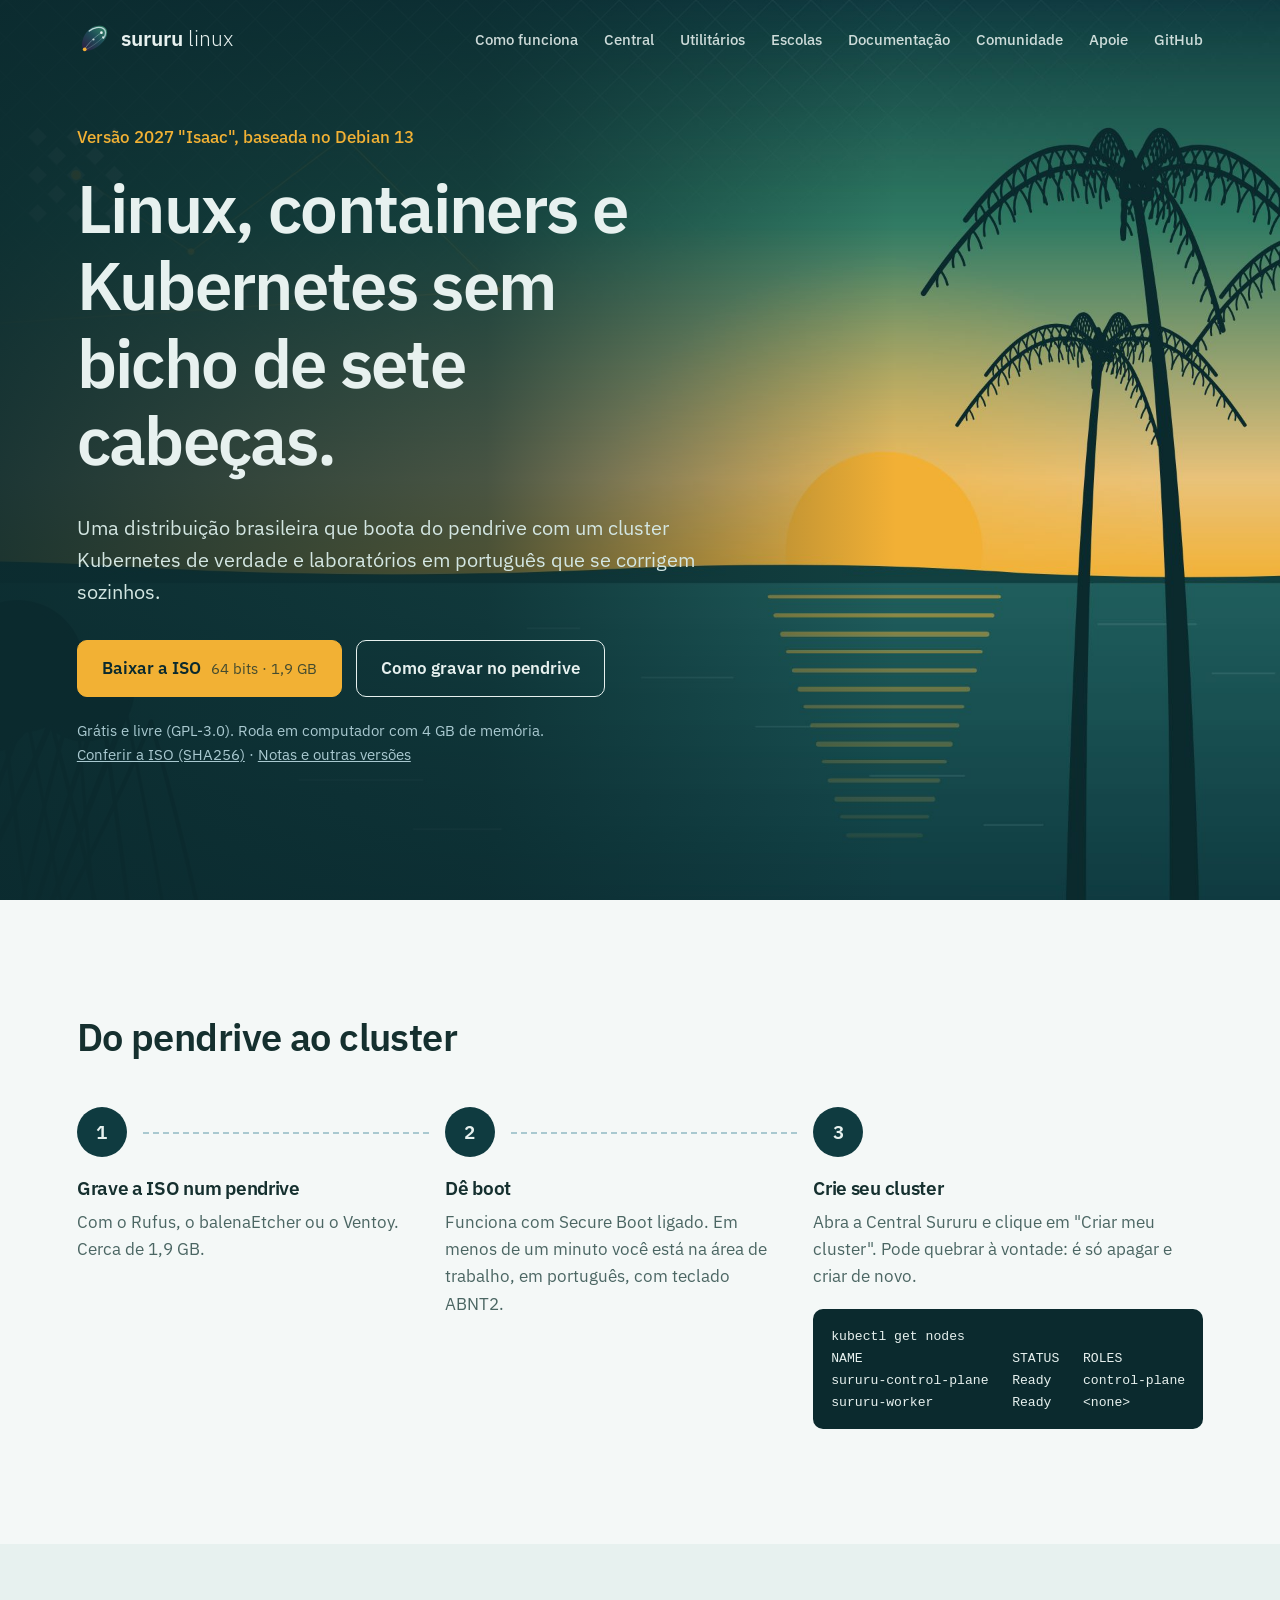
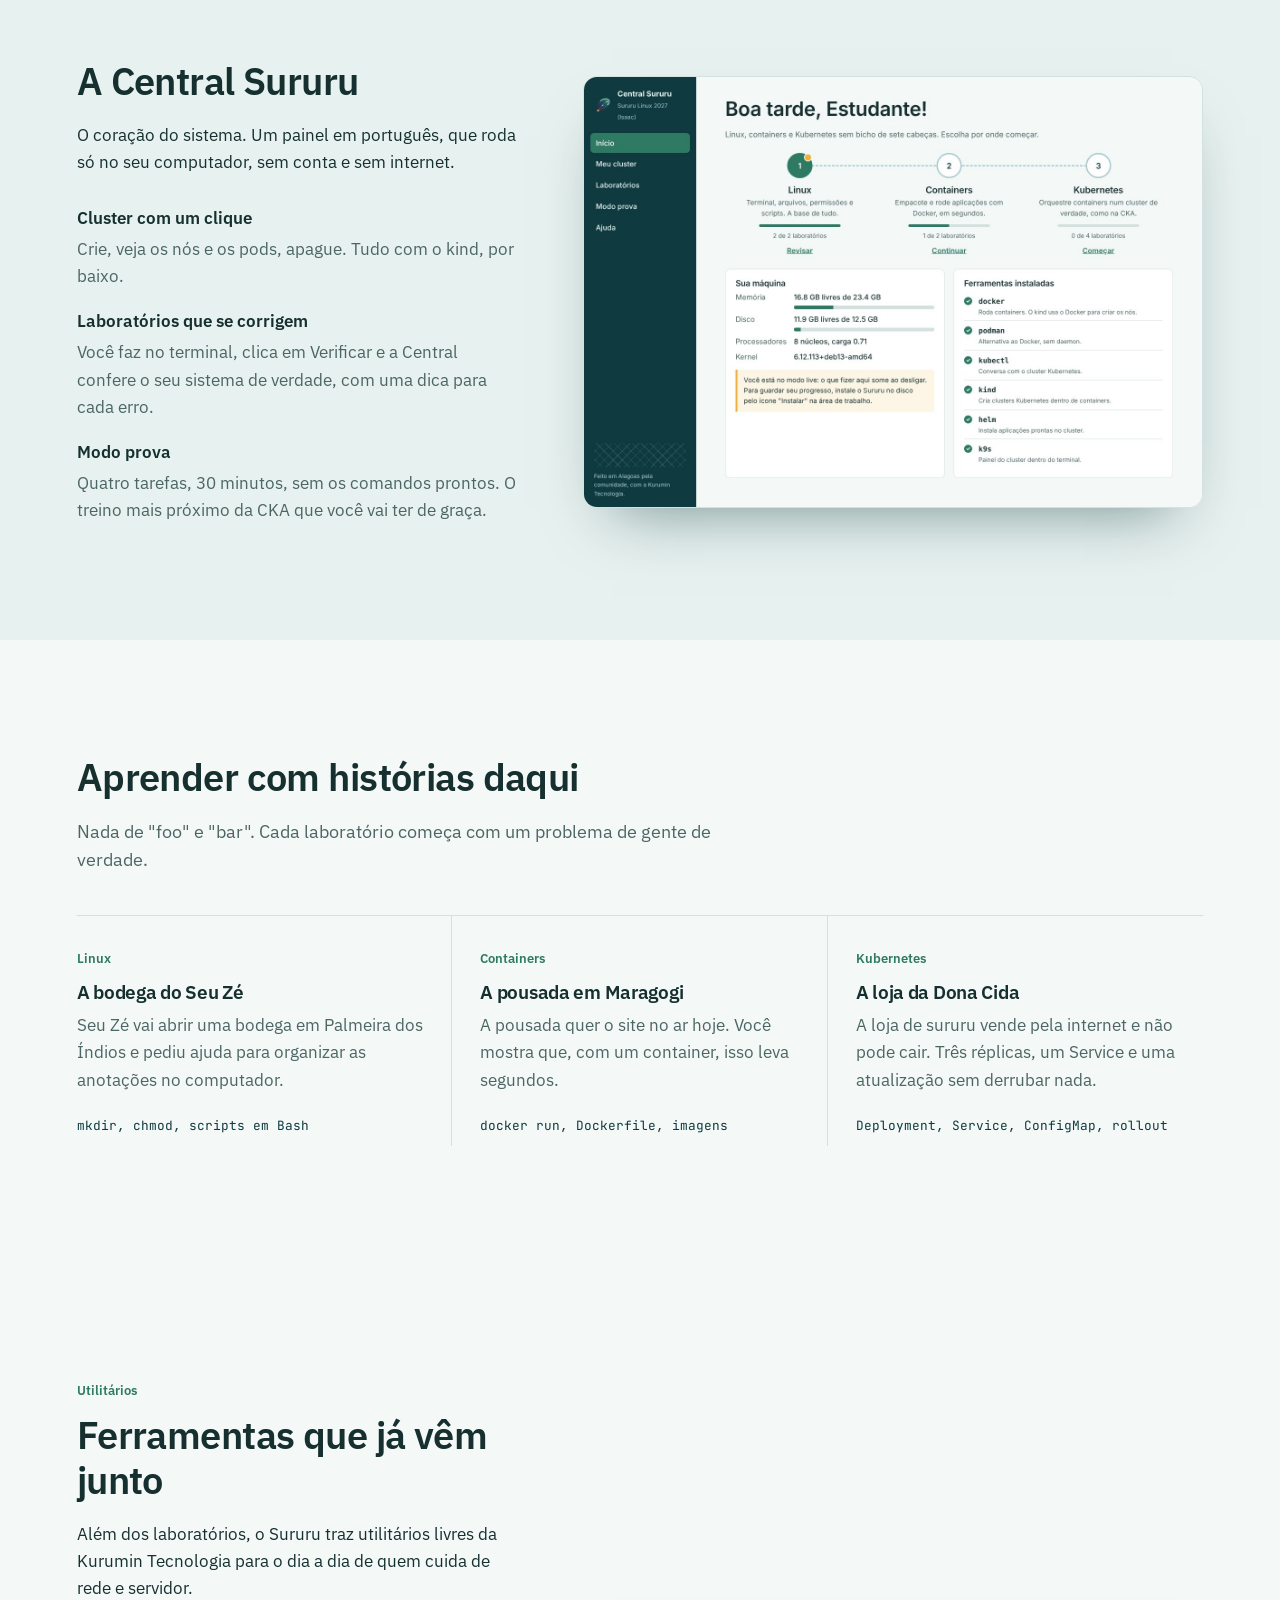
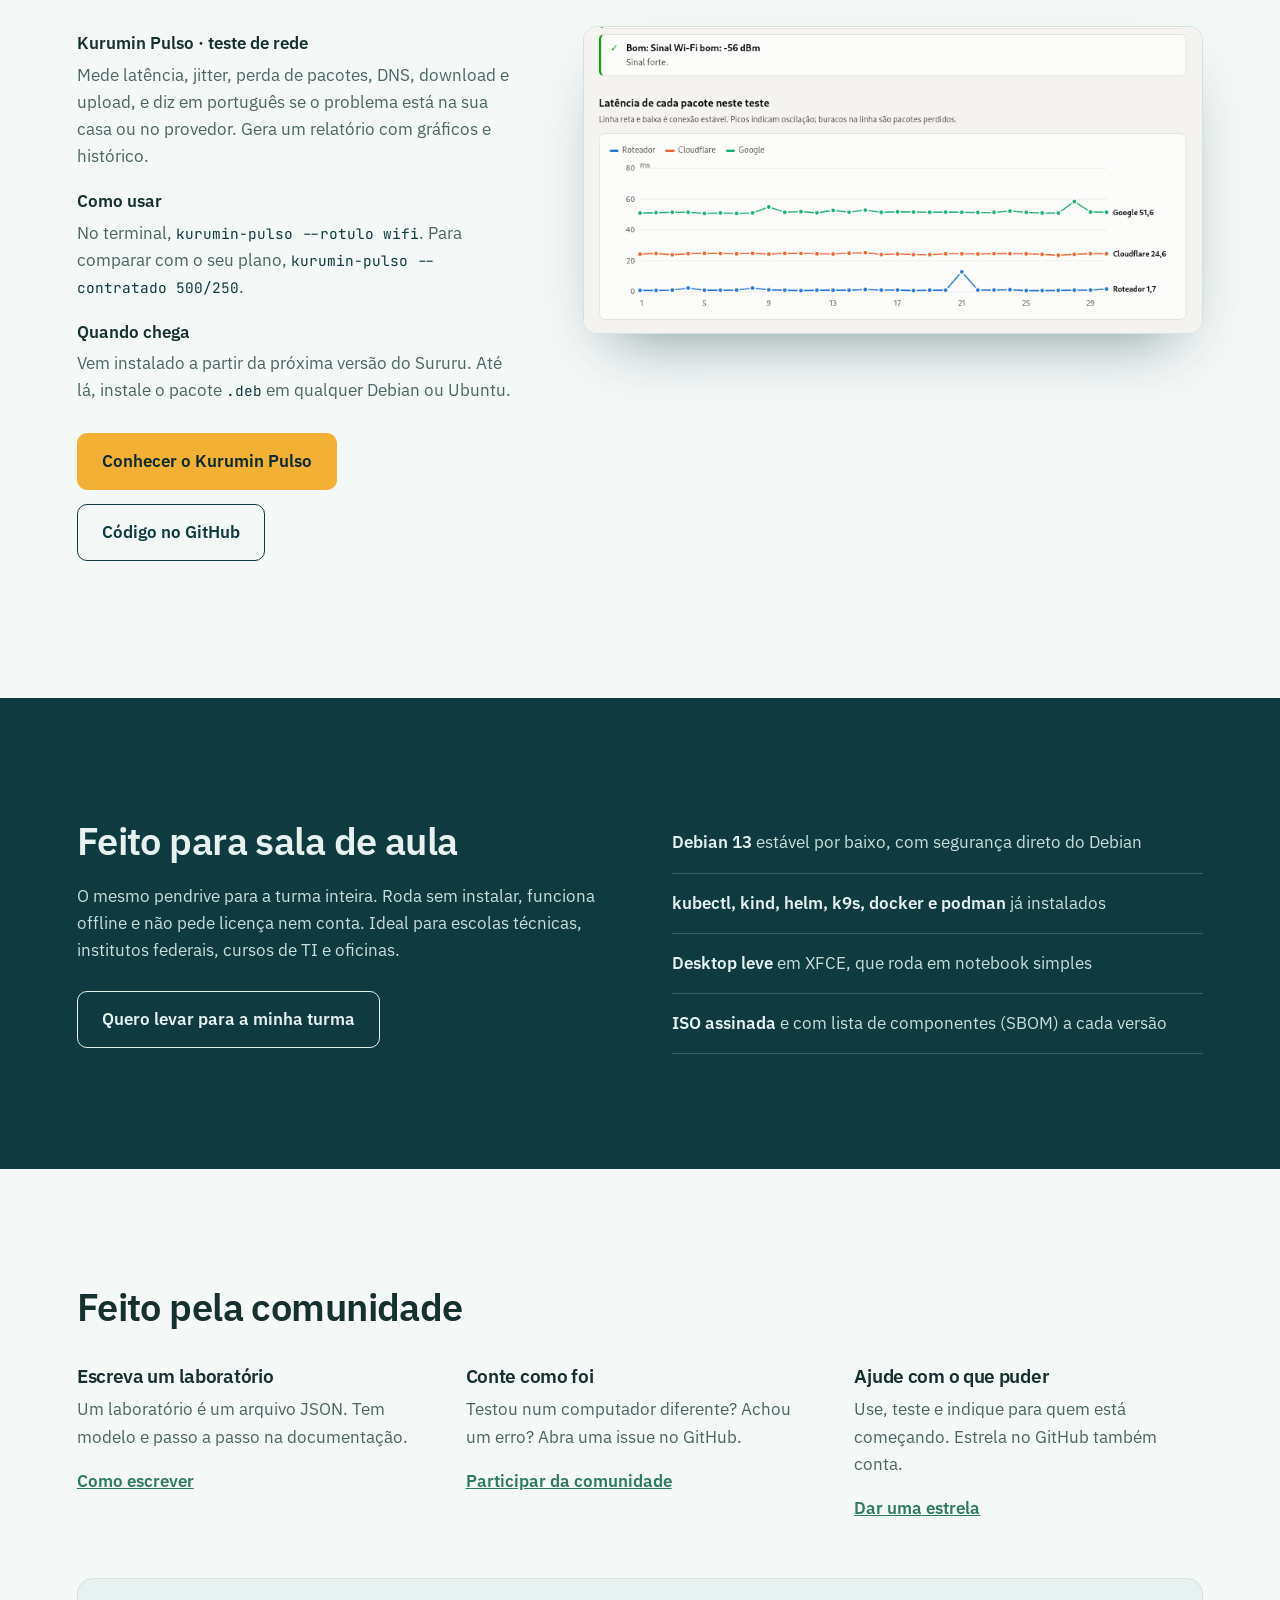
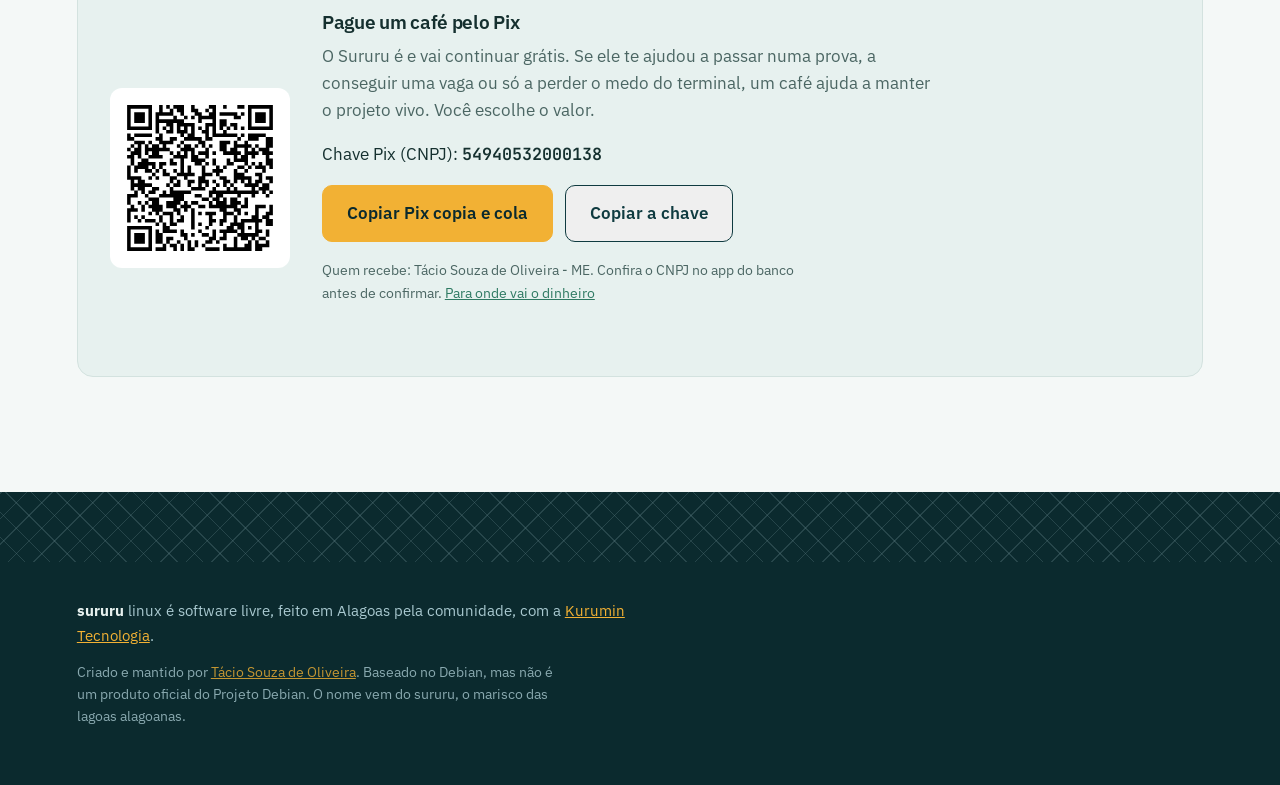
<file: pagina/index.html>
<!doctype html>
<html lang="pt-BR">
<head>
  <meta charset="utf-8">
  <meta name="viewport" content="width=device-width, initial-scale=1">
  <title>Sururu Linux: Linux, containers e Kubernetes sem bicho de sete cabeças</title>
  <meta name="description" content="Distribuição Linux brasileira, baseada no Debian, que boota do pendrive com um cluster Kubernetes e laboratórios em português que se corrigem sozinhos. Grátis e livre.">
  <meta property="og:title" content="Sururu Linux">
  <meta property="og:description" content="Linux, containers e Kubernetes sem bicho de sete cabeças. Grátis, livre e em português.">
  <meta property="og:image" content="https://sururu.kurumintecnologia.com.br/img/compartilhar.jpg">
  <meta property="og:url" content="https://sururu.kurumintecnologia.com.br/">
  <meta property="og:type" content="website">
  <meta name="twitter:card" content="summary_large_image">
  <link rel="icon" href="img/sururu-simbolo.svg" type="image/svg+xml">
  <link rel="preconnect" href="https://fonts.googleapis.com">
  <link rel="preconnect" href="https://fonts.gstatic.com" crossorigin>
  <link href="https://fonts.googleapis.com/css2?family=IBM+Plex+Sans:wght@300;400;500;600;700&family=JetBrains+Mono:wght@400;600&display=swap" rel="stylesheet">
  <link rel="stylesheet" href="style.css">
  <script type="application/ld+json">
  {"@context": "https://schema.org", "@type": "SoftwareApplication", "name": "Sururu Linux",
   "url": "https://sururu.kurumintecnologia.com.br/", "operatingSystem": "Linux (Debian 13)",
   "applicationCategory": "EducationalApplication", "license": "https://www.gnu.org/licenses/gpl-3.0.html",
   "codeRepository": "https://github.com/kurumintecnologia/sururu-linux",
   "offers": {"@type": "Offer", "price": "0", "priceCurrency": "BRL"},
   "author": {"@type": "Person", "@id": "https://tacio.cloud/#person", "name": "Tácio Souza de Oliveira", "alternateName": "Tácio Souza", "url": "https://tacio.cloud/"},
   "publisher": {"@type": "Organization", "name": "Kurumin Tecnologia", "url": "https://kurumintecnologia.com.br/"}}
  </script>
</head>
<body>
  <header class="topo">
    <a class="marca" href="#" aria-label="Sururu Linux, início">
      <img src="img/sururu-simbolo.svg" alt="" width="34" height="34">
      <span><b>sururu</b> linux</span>
    </a>
    <nav aria-label="Principal">
      <a href="#como">Como funciona</a>
      <a href="#central">Central</a>
      <a href="#utilitarios">Utilitários</a>
      <a href="#escolas">Escolas</a>
      <a href="docs/">Documentação</a>
      <a href="https://github.com/kurumintecnologia/sururu-linux/discussions/1">Comunidade</a>
      <a href="#apoie">Apoie</a>
      <a href="https://github.com/kurumintecnologia/sururu-linux">GitHub</a>
    </nav>

    <!-- Navegação para celulares e tablets -->
    <details class="menu-mobile">
      <summary aria-label="Abrir menu de navegação">
        <span class="menu-mobile-icone" aria-hidden="true"></span>
        <span>Menu</span>
      </summary>

      <nav class="menu-mobile-links"
           aria-label="Navegação mobile">

        <a href="#como">Como funciona</a>
        <a href="#central">Central</a>
        <a href="#utilitarios">Utilitários</a>
        <a href="#escolas">Escolas</a>
        <a href="docs/">Documentação</a>
        <a href="https://github.com/kurumintecnologia/sururu-linux/discussions/1">Comunidade</a>
        <a href="#apoie">Apoie</a>
        <a href="https://github.com/kurumintecnologia/sururu-linux">GitHub</a>

      </nav>
    </details>
  </header>

  <section class="heroi">
    <picture class="heroi-fundo" aria-hidden="true">
      <source media="(max-width: 700px)" srcset="img/lagoa-pequena.jpg">
      <img src="img/lagoa.jpg" alt="">
    </picture>
    <div class="heroi-texto">
      <p class="versao">Versão 2027 "Isaac", baseada no Debian 13</p>
      <h1>Linux, containers e Kubernetes sem bicho de sete cabeças.</h1>
      <p class="sub">Uma distribuição brasileira que boota do pendrive com um cluster Kubernetes de verdade e laboratórios em português que se corrigem sozinhos.</p>
      <div class="acoes">
        <a class="botao principal" href="https://github.com/kurumintecnologia/sururu-linux/releases/latest/download/sururu-isaac-amd64.hybrid.iso">Baixar a ISO <span class="botao-detalhe">64 bits · 1,9 GB</span></a>
        <a class="botao" href="docs/comecar/">Como gravar no pendrive</a>
      </div>
      <p class="miudo">Grátis e livre (GPL-3.0). Roda em computador com 4 GB de memória.<br>
        <a href="https://github.com/kurumintecnologia/sururu-linux/releases/latest/download/SHA256SUMS">Conferir a ISO (SHA256)</a> ·
        <a href="https://github.com/kurumintecnologia/sururu-linux/releases">Notas e outras versões</a></p>
    </div>
  </section>

  <section class="passos" id="como">
    <h2>Do pendrive ao cluster</h2>
    <ol>
      <li>
        <h3>Grave a ISO num pendrive</h3>
        <p>Com o Rufus, o balenaEtcher ou o Ventoy. Cerca de 1,9 GB.</p>
      </li>
      <li>
        <h3>Dê boot</h3>
        <p>Funciona com Secure Boot ligado. Em menos de um minuto você está na área de trabalho, em português, com teclado ABNT2.</p>
      </li>
      <li>
        <h3>Crie seu cluster</h3>
        <p>Abra a Central Sururu e clique em "Criar meu cluster". Pode quebrar à vontade: é só apagar e criar de novo.</p>
        <pre><code>kubectl get nodes
NAME                   STATUS   ROLES
sururu-control-plane   Ready    control-plane
sururu-worker          Ready    &lt;none&gt;</code></pre>
      </li>
    </ol>
  </section>

  <section class="central" id="central">
    <div class="central-texto">
      <h2>A Central Sururu</h2>
      <p>O coração do sistema. Um painel em português, que roda só no seu computador, sem conta e sem internet.</p>
      <dl>
        <dt>Cluster com um clique</dt>
        <dd>Crie, veja os nós e os pods, apague. Tudo com o kind, por baixo.</dd>
        <dt>Laboratórios que se corrigem</dt>
        <dd>Você faz no terminal, clica em Verificar e a Central confere o seu sistema de verdade, com uma dica para cada erro.</dd>
        <dt>Modo prova</dt>
        <dd>Quatro tarefas, 30 minutos, sem os comandos prontos. O treino mais próximo da CKA que você vai ter de graça.</dd>
      </dl>
    </div>
    <figure class="tela">
      <img src="img/central-inicio.jpg" alt="Tela inicial da Central Sururu, com as trilhas Linux, Containers e Kubernetes e o progresso de cada uma" width="1366" height="952" loading="lazy">
    </figure>
  </section>

  <section class="historias">
    <h2>Aprender com histórias daqui</h2>
    <p class="intro">Nada de "foo" e "bar". Cada laboratório começa com um problema de gente de verdade.</p>
    <div class="casos">
      <article>
        <span class="trilha">Linux</span>
        <h3>A bodega do Seu Zé</h3>
        <p>Seu Zé vai abrir uma bodega em Palmeira dos Índios e pediu ajuda para organizar as anotações no computador.</p>
        <code>mkdir, chmod, scripts em Bash</code>
      </article>
      <article>
        <span class="trilha">Containers</span>
        <h3>A pousada em Maragogi</h3>
        <p>A pousada quer o site no ar hoje. Você mostra que, com um container, isso leva segundos.</p>
        <code>docker run, Dockerfile, imagens</code>
      </article>
      <article>
        <span class="trilha">Kubernetes</span>
        <h3>A loja da Dona Cida</h3>
        <p>A loja de sururu vende pela internet e não pode cair. Três réplicas, um Service e uma atualização sem derrubar nada.</p>
        <code>Deployment, Service, ConfigMap, rollout</code>
      </article>
    </div>
  </section>

  <section class="central utilitarios" id="utilitarios">
    <div class="central-texto">
      <span class="trilha">Utilitários</span>
      <h2>Ferramentas que já vêm junto</h2>
      <p>Além dos laboratórios, o Sururu traz utilitários livres da Kurumin Tecnologia para o dia a dia de quem cuida de rede e servidor.</p>
      <dl>
        <dt>Kurumin Pulso · teste de rede</dt>
        <dd>Mede latência, jitter, perda de pacotes, DNS, download e upload, e diz em português se o problema está na sua casa ou no provedor. Gera um relatório com gráficos e histórico.</dd>
        <dt>Como usar</dt>
        <dd>No terminal, <code>kurumin-pulso --rotulo wifi</code>. Para comparar com o seu plano, <code>kurumin-pulso --contratado 500/250</code>.</dd>
        <dt>Quando chega</dt>
        <dd>Vem instalado a partir da próxima versão do Sururu. Até lá, instale o pacote <code>.deb</code> em qualquer Debian ou Ubuntu.</dd>
      </dl>
      <div class="acoes" style="margin-top:28px">
        <a class="botao principal" href="https://kurumintecnologia.com.br/ferramentas/">Conhecer o Kurumin Pulso</a>
        <a class="botao" href="https://github.com/kurumintecnologia/kurumin-pulso">Código no GitHub</a>
      </div>
    </div>
    <figure class="tela">
      <img src="img/pulso-relatorio.png" alt="Relatório do Kurumin Pulso com a latência de cada pacote até o roteador, a Cloudflare e o Google" width="791" height="392" loading="lazy">
    </figure>
  </section>

  <section class="escolas" id="escolas">
    <div>
      <h2>Feito para sala de aula</h2>
      <p>O mesmo pendrive para a turma inteira. Roda sem instalar, funciona offline e não pede licença nem conta. Ideal para escolas técnicas, institutos federais, cursos de TI e oficinas.</p>
      <a class="botao" href="https://kurumintecnologia.com.br/">Quero levar para a minha turma</a>
    </div>
    <ul class="fatos">
      <li><b>Debian 13</b> estável por baixo, com segurança direto do Debian</li>
      <li><b>kubectl, kind, helm, k9s, docker e podman</b> já instalados</li>
      <li><b>Desktop leve</b> em XFCE, que roda em notebook simples</li>
      <li><b>ISO assinada</b> e com lista de componentes (SBOM) a cada versão</li>
    </ul>
  </section>

  <section class="comunidade">
    <h2>Feito pela comunidade</h2>
    <div class="tres">
      <div>
        <h3>Escreva um laboratório</h3>
        <p>Um laboratório é um arquivo JSON. Tem modelo e passo a passo na documentação.</p>
        <a href="docs/novo-laboratorio/">Como escrever</a>
      </div>
      <div>
        <h3>Conte como foi</h3>
        <p>Testou num computador diferente? Achou um erro? Abra uma issue no GitHub.</p>
        <a href="https://github.com/kurumintecnologia/sururu-linux/discussions/1">Participar da comunidade</a>
      </div>
      <div>
        <h3>Ajude com o que puder</h3>
        <p>Use, teste e indique para quem está começando. Estrela no GitHub também conta.</p>
        <a href="https://github.com/kurumintecnologia/sururu-linux">Dar uma estrela</a>
      </div>
    </div>

    <div class="cafe" id="apoie">
      <img src="img/pix.svg" alt="QR Code Pix para apoiar o Sururu Linux" width="180" height="180">
      <div>
        <h3>Pague um café pelo Pix</h3>
        <p>O Sururu é e vai continuar grátis. Se ele te ajudou a passar numa prova, a conseguir uma vaga ou só a perder o medo do terminal, um café ajuda a manter o projeto vivo. Você escolhe o valor.</p>
        <p class="chave">Chave Pix (CNPJ): <b>54940532000138</b></p>
        <div class="acoes-pix">
          <button type="button" class="botao principal" data-copiar="00020126360014br.gov.bcb.pix0114549405320001385204000053039865802BR5923TACIO SOUZA DE OLIVEIRA6007ARACAJU62100506SURURU630486D0">Copiar Pix copia e cola</button>
          <button type="button" class="botao" data-copiar="54940532000138">Copiar a chave</button>
        </div>
        <p class="miudo-escuro">Quem recebe: Tácio Souza de Oliveira - ME. Confira o CNPJ no app do banco antes de confirmar. <a href="docs/apoiar/">Para onde vai o dinheiro</a></p>
        <p class="copiado" role="status" aria-live="polite"></p>
      </div>
    </div>
  </section>

  <footer class="rodape">
    <div class="trama" aria-hidden="true"></div>
    <p><b>sururu</b> linux é software livre, feito em Alagoas pela comunidade, com a <a href="https://kurumintecnologia.com.br/">Kurumin Tecnologia</a>.</p>
    <p class="nota">Criado e mantido por <a href="https://tacio.cloud/">Tácio Souza de Oliveira</a>. Baseado no Debian, mas não é um produto oficial do Projeto Debian. O nome vem do sururu, o marisco das lagoas alagoanas.</p>
  </footer>
  <script src="pix.js"></script>
</body>
</html>
</file>
<file: pagina/style.css>
:root {
  --lagoa: #0F3B40;
  --lagoa-funda: #0B2A2E;
  --mangue: #2F7A63;
  --agua: #E7F1EF;
  --nacar: #A9C9D0;
  --sol: #F2B134;
  --texto: #15302F;
  --suave: #4B6663;
  --linha: #D3E2DF;
  --fundo: #F4F8F7;
  --fonte: "IBM Plex Sans", system-ui, sans-serif;
  --mono: "JetBrains Mono", ui-monospace, monospace;
}
* { box-sizing: border-box; }
html { scroll-behavior: smooth; }
body { margin: 0; background: var(--fundo); color: var(--texto); font: 17px/1.6 var(--fonte); -webkit-font-smoothing: antialiased; }
img { max-width: 100%; height: auto; display: block; }
a { color: var(--mangue); }
:focus-visible { outline: 3px solid var(--sol); outline-offset: 3px; border-radius: 4px; }
h1, h2, h3 { line-height: 1.15; letter-spacing: -0.015em; margin: 0 0 .5em; }
h2 { font-size: clamp(1.7rem, 3.2vw, 2.4rem); font-weight: 600; }
h3 { font-size: 1.2rem; font-weight: 600; }
p { margin: 0 0 1em; max-width: 62ch; }
section { padding: clamp(64px, 9vw, 120px) clamp(20px, 6vw, 96px); }

/* topo */
.topo {
  position: absolute; inset: 0 0 auto 0; z-index: 3; display: flex; align-items: center; justify-content: space-between;
  padding: 22px clamp(20px, 6vw, 96px); color: var(--agua);
}
.marca { display: flex; gap: 10px; align-items: center; color: inherit; text-decoration: none; font-size: 1.3rem; font-weight: 300; }
.marca b { font-weight: 600; }
.topo nav { display: flex; gap: 26px; }
.topo nav a { color: var(--agua); text-decoration: none; font-weight: 500; font-size: .95rem; opacity: .88; }
.topo nav a:hover { opacity: 1; text-decoration: underline; text-underline-offset: 5px; }

/* herói: a lagoa ao entardecer */
.heroi { position: relative; min-height: 100svh; display: flex; align-items: center; padding-top: 120px; color: var(--agua); overflow: hidden; }
.heroi-fundo, .heroi-fundo img { position: absolute; inset: 0; width: 100%; height: 100%; object-fit: cover; object-position: 70% 50%; }
.heroi::after {
  content: ""; position: absolute; inset: 0;
  background: linear-gradient(90deg, rgba(11, 42, 46, .92) 0%, rgba(11, 42, 46, .72) 38%, rgba(11, 42, 46, 0) 70%);
}
.heroi-texto { position: relative; z-index: 2; max-width: 640px; }
.versao { color: var(--sol); font-weight: 500; margin-bottom: 18px; }
.heroi h1 { font-size: clamp(2.4rem, 5.4vw, 4.2rem); font-weight: 600; letter-spacing: -0.025em; }
.sub { font-size: clamp(1.08rem, 1.6vw, 1.25rem); color: #D3E6E2; margin-bottom: 32px; }
.acoes { display: flex; flex-wrap: wrap; gap: 14px; margin-bottom: 22px; }
.botao {
  display: inline-block; padding: 14px 24px; border-radius: 10px; font-weight: 600; text-decoration: none;
  border: 1.5px solid currentColor; color: inherit;
}
.botao.principal { background: var(--sol); border-color: var(--sol); color: var(--lagoa-funda); }
.botao.principal:hover { background: #F6C35A; }
.botao:not(.principal):hover { background: rgba(231, 241, 239, .1); }
.miudo { font-size: .92rem; color: var(--nacar); }

/* passos */
.passos h2 { margin-bottom: 48px; }
.passos ol { list-style: none; padding: 0; margin: 0; display: grid; grid-template-columns: repeat(3, 1fr); gap: 40px; counter-reset: passo; }
.passos li { counter-increment: passo; position: relative; padding-top: 70px; }
.passos li::before {
  content: counter(passo); position: absolute; top: 0; left: 0; width: 50px; height: 50px; border-radius: 50%;
  display: grid; place-items: center; font-weight: 600; font-size: 1.2rem; background: var(--lagoa); color: var(--agua);
}
.passos li:not(:last-child)::after {
  content: ""; position: absolute; top: 25px; left: 66px; right: -24px; border-top: 2px dashed var(--nacar);
}
.passos p { color: var(--suave); }
pre { background: var(--lagoa-funda); color: var(--agua); border-radius: 10px; padding: 16px 18px; overflow-x: auto; font: .82rem/1.6 var(--mono); margin: 18px 0 0; }

/* central */
.central { display: grid; grid-template-columns: minmax(280px, 5fr) 7fr; gap: clamp(32px, 5vw, 72px); align-items: center; background: var(--agua); }
.central dl { margin: 28px 0 0; }
.central dt { font-weight: 600; margin-top: 18px; }
.central dd { margin: 4px 0 0; color: var(--suave); }
.tela { margin: 0; border-radius: 14px; overflow: hidden; box-shadow: 0 30px 60px -30px rgba(15, 59, 64, .55); border: 1px solid var(--linha); }

/* histórias */
.historias .intro { color: var(--suave); font-size: 1.1rem; margin-bottom: 40px; }
.casos { display: grid; grid-template-columns: repeat(3, 1fr); gap: 0; border-top: 1px solid var(--linha); }
.casos article { padding: 28px 28px 8px 0; border-right: 1px solid var(--linha); }
.casos article + article { padding-left: 28px; }
.casos article:last-child { border-right: 0; }
.trilha { display: inline-block; font-size: .82rem; font-weight: 600; color: var(--mangue); margin-bottom: 12px; }
.casos p { color: var(--suave); }
.casos code { font: .8rem var(--mono); color: var(--lagoa); }

/* escolas */
.escolas {
  display: grid; grid-template-columns: 1fr 1fr; gap: clamp(32px, 5vw, 72px); align-items: center;
  background: var(--lagoa); color: var(--agua);
}
.escolas p { color: #C9DEDA; }
.escolas .botao { margin-top: 10px; }
.fatos { list-style: none; padding: 0; margin: 0; }
.fatos li { padding: 16px 0; border-bottom: 1px solid rgba(169, 201, 208, .25); color: #C9DEDA; }
.fatos b { color: var(--agua); font-weight: 600; }

/* comunidade */
.tres { display: grid; grid-template-columns: repeat(3, 1fr); gap: 40px; margin-top: 36px; }
.tres p { color: var(--suave); }
.tres a { font-weight: 600; }

/* rodapé com a trama do filé */
.rodape { padding: 0 clamp(20px, 6vw, 96px) 48px; background: var(--lagoa-funda); color: var(--nacar); font-size: .95rem; }
.rodape .trama {
  height: 70px; margin: 0 calc(-1 * clamp(20px, 6vw, 96px)) 36px; opacity: .5;
  background:
    repeating-linear-gradient(45deg, transparent 0 17px, rgba(169, 201, 208, .35) 17px 18px),
    repeating-linear-gradient(-45deg, transparent 0 17px, rgba(169, 201, 208, .35) 17px 18px);
}
.rodape b { color: var(--agua); }
.rodape a { color: var(--sol); }
.rodape .nota { font-size: .85rem; opacity: .8; }

@media (max-width: 900px) {
  .topo > nav { display: none; }
  .passos ol, .casos, .tres, .central, .escolas { grid-template-columns: 1fr; }
  .passos li:not(:last-child)::after { display: none; }
  .casos article, .casos article + article { padding: 24px 0; border-right: 0; border-bottom: 1px solid var(--linha); }
  .heroi::after { background: linear-gradient(180deg, rgba(11, 42, 46, .85) 0%, rgba(11, 42, 46, .7) 60%, rgba(11, 42, 46, .4) 100%); }
}
@media (prefers-reduced-motion: reduce) { html { scroll-behavior: auto; } }

/* Pague um café */
.cafe {
  display: flex; gap: 32px; align-items: center; margin-top: 56px; padding: 32px;
  border-radius: 16px; background: var(--agua); border: 1px solid var(--linha);
}
.cafe img { background: #fff; padding: 10px; border-radius: 12px; flex: none; }
.cafe p { color: var(--suave); }
.cafe .chave { color: var(--texto); font-size: 1.05rem; }
.cafe .chave b { font-family: var(--mono); font-weight: 600; }
.acoes-pix { display: flex; flex-wrap: wrap; gap: 12px; margin: 6px 0 16px; }
.acoes-pix .botao { font: inherit; font-weight: 600; cursor: pointer; color: var(--lagoa); }
.acoes-pix .botao.principal { color: var(--lagoa-funda); }
.miudo-escuro { font-size: .9rem; }
.copiado { color: var(--mangue); font-weight: 600; min-height: 1.5em; margin: 0; }
@media (max-width: 900px) { .cafe { flex-direction: column; align-items: flex-start; } }

/* botão de download direto */
.botao-detalhe { font-weight: 400; opacity: .75; margin-left: 6px; font-size: .9em; }
.miudo a { color: var(--nacar); }


/* ==========================================
   SURURU LINUX - MENU MOBILE
   Preserva integralmente o menu desktop
   ========================================== */

.menu-mobile {
  display: none;
}

@media (max-width: 900px) {

  .topo {
    align-items: center;
    gap: 12px;
  }

  .menu-mobile {
    display: block;
    position: relative;
    margin-left: auto;
    z-index: 20;
  }

  .menu-mobile summary {
    display: flex;
    align-items: center;
    justify-content: center;
    gap: 10px;
    min-height: 44px;
    padding: 10px 14px;

    color: var(--agua);
    background: var(--lagoa-funda);
    border: 1px solid var(--nacar);
    border-radius: 8px;

    font-family: var(--fonte);
    font-size: .95rem;
    font-weight: 600;

    cursor: pointer;
    list-style: none;
    user-select: none;
  }

  .menu-mobile summary::-webkit-details-marker {
    display: none;
  }

  .menu-mobile summary::marker {
    content: "";
  }

  .menu-mobile-icone {
    display: inline-block;
    width: 19px;
    height: 14px;

    border-top: 2px solid currentColor;
    border-bottom: 2px solid currentColor;

    position: relative;
  }

  .menu-mobile-icone::after {
    content: "";
    position: absolute;
    left: 0;
    right: 0;
    top: 5px;

    border-top: 2px solid currentColor;
  }

  .menu-mobile[open] .menu-mobile-icone {
    border: 0;
  }

  .menu-mobile[open] .menu-mobile-icone::after {
    content: "×";
    position: absolute;
    top: -11px;
    left: 2px;
    border: 0;
    font-size: 27px;
    line-height: 1;
  }

  .menu-mobile summary:focus-visible {
    outline: 3px solid var(--sol);
    outline-offset: 3px;
  }

  .menu-mobile-links {
    display: flex;
    flex-direction: column;
    gap: 2px;

    position: absolute;
    top: calc(100% + 10px);
    right: 0;

    width: min(300px, 85vw);
    max-height: 75vh;
    overflow-y: auto;

    padding: 10px;

    background: var(--lagoa-funda);
    border: 1px solid var(--nacar);
    border-radius: 12px;

    box-shadow: 0 15px 35px rgba(0,0,0,.3);
    z-index: 30;
  }

  .topo .menu-mobile-links a {
    display: block;
    padding: 12px 14px;

    color: var(--agua);
    background: transparent;

    font-family: var(--fonte);
    font-size: .95rem;
    font-weight: 500;
    line-height: 1.5;

    text-decoration: none;
    opacity: 1;
    border-radius: 7px;
  }

  .topo .menu-mobile-links a:hover {
    background: var(--lagoa);
    text-decoration: none;
  }

  .topo .menu-mobile-links a:focus-visible {
    outline: 2px solid var(--sol);
    outline-offset: -2px;
  }

}

@media (max-width: 380px) {

  .marca {
    font-size: 1.1rem;
  }

  .menu-mobile summary {
    padding: 10px;
  }

}

/* utilitários */
.utilitarios { background: transparent; }
.utilitarios code { font: .85em var(--mono); color: var(--lagoa); }
.utilitarios .botao:not(.principal) { color: var(--lagoa); }
.utilitarios .botao:not(.principal):hover { background: rgba(15, 59, 64, .06); }
</file>
